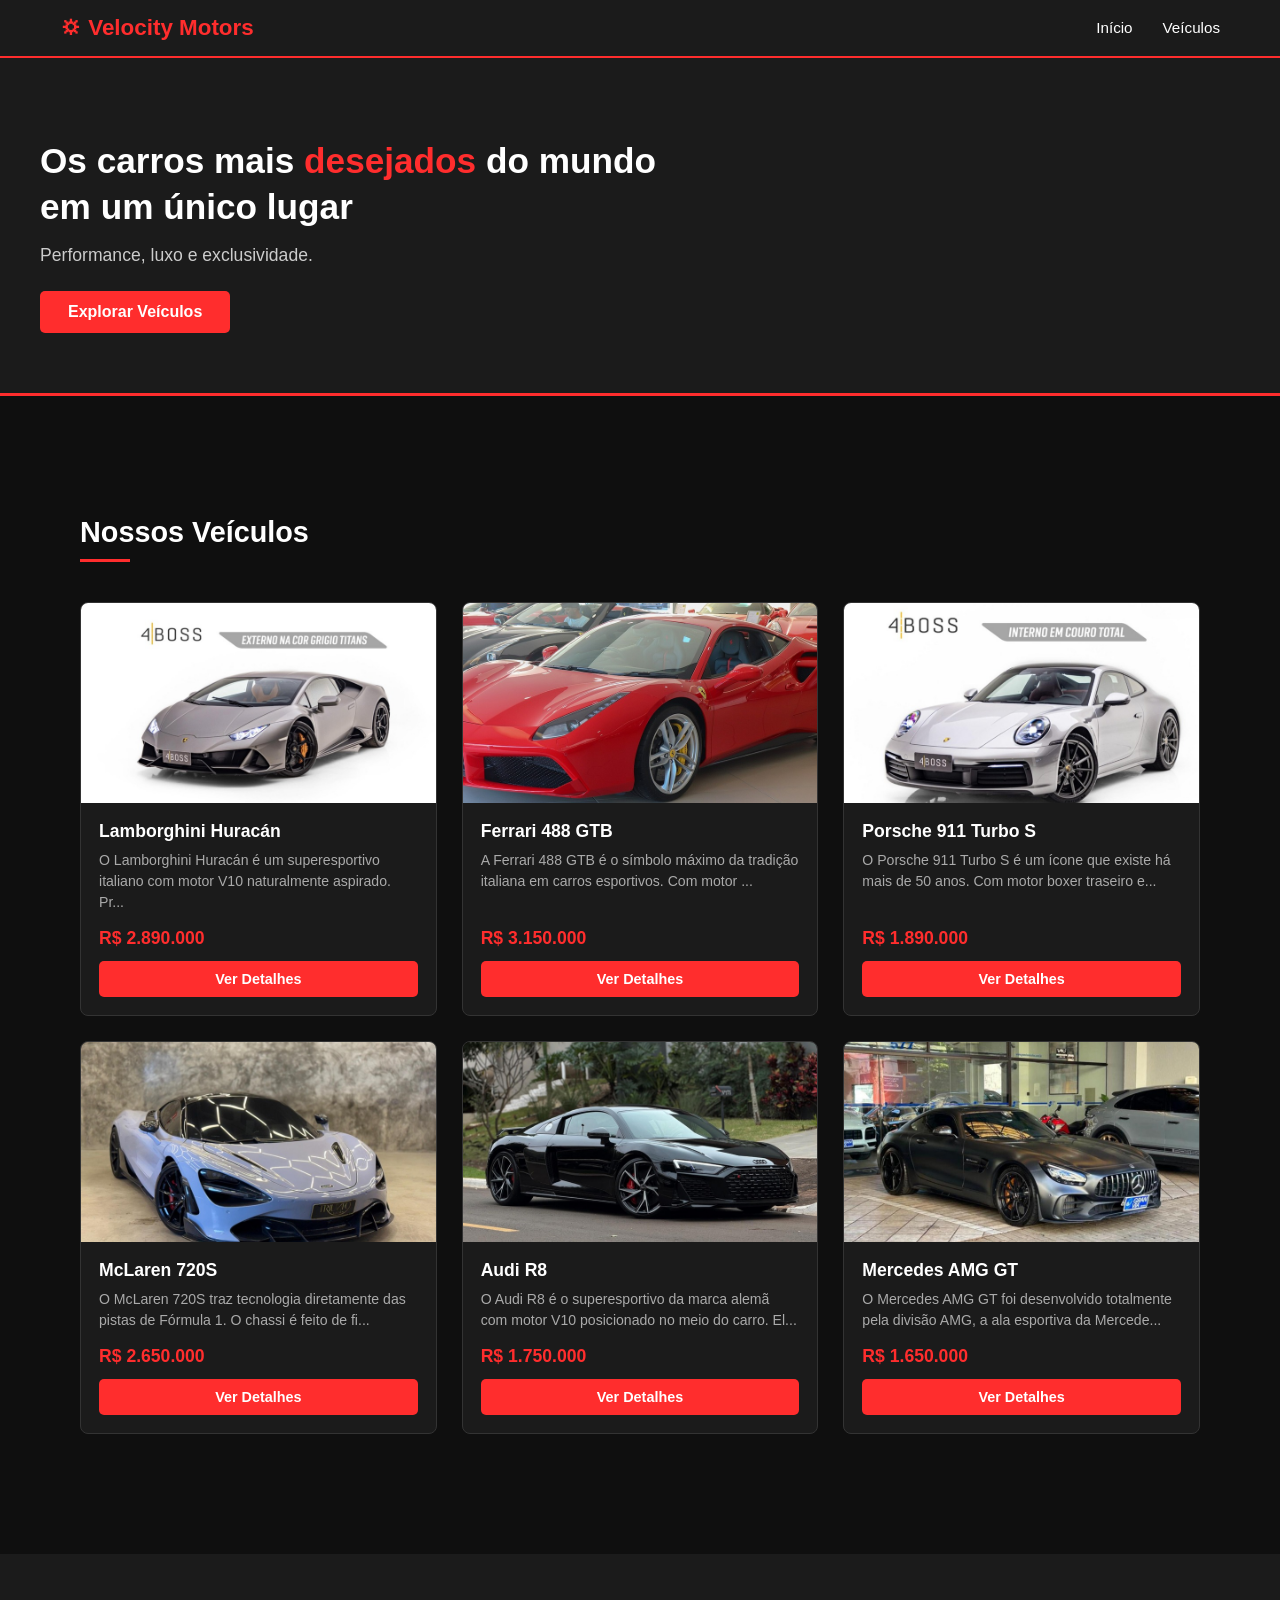
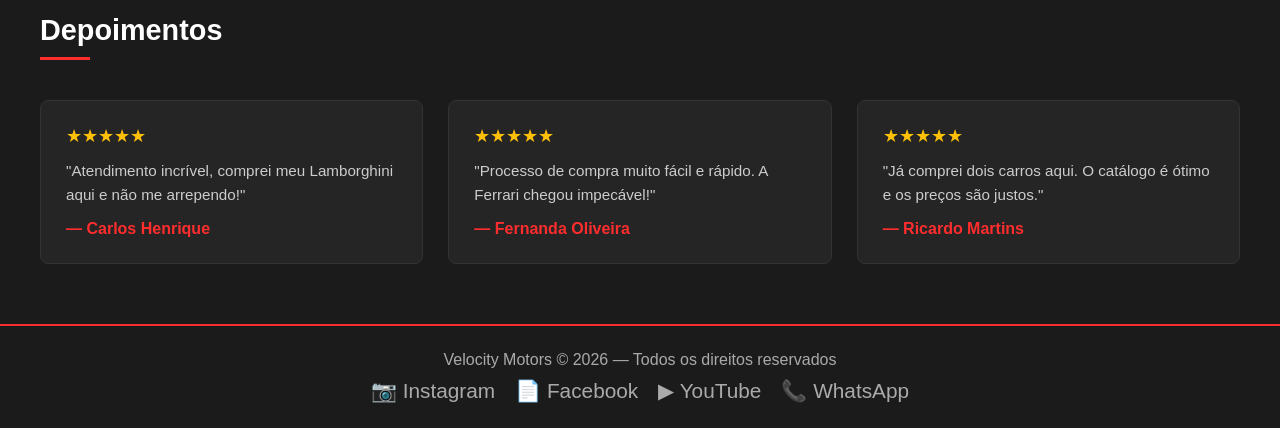
<file: index.html>
<!DOCTYPE html>
<html lang="pt-BR">
<head>
    <meta charset="UTF-8">
    <meta name="viewport" content="width=device-width, initial-scale=1.0">
    <title>Velocity Motors - Catálogo de Carros</title>

    <!-- SEM Bootstrap — apenas CSS próprio com Media Queries -->
    <link rel="stylesheet" href="css/style.css">
</head>
<body>

    <!-- NAVBAR -->
    <nav class="navbar">
        <div class="navbar-inner">

            <a href="index.html" class="navbar-logo">&#9965; Velocity Motors</a>

            <!-- Botão hambúrguer para mobile -->
            <button class="btn-menu" onclick="toggleMenu()">&#9776;</button>

            <!-- Links de navegação -->
            <ul class="navbar-links" id="navbar-links">
                <li><a href="#inicio">Início</a></li>
                <li><a href="#veiculos">Veículos</a></li>
            </ul>

        </div>
    </nav>
    <!-- FIM DA NAVBAR -->


    <!-- HERO -->
    <section class="hero" id="inicio">
        <div class="hero-inner">
            <h1>Os carros mais <span class="destaque">desejados</span> do mundo em um único lugar</h1>
            <p>Performance, luxo e exclusividade.</p>
            <a href="#veiculos" class="btn-vermelho">Explorar Veículos</a>
        </div>
    </section>
    <!-- FIM DO HERO -->


    <!-- VEÍCULOS -->
    <section id="veiculos">
        <div style="max-width: 1200px; margin: 0 auto; padding: 60px 20px;">
            <h2 class="titulo-secao">Nossos Veículos</h2>
            <div class="linha-vermelha"></div>

            <!-- Grid preenchido pelo JavaScript -->
            <!-- Desktop: 3 colunas | Tablet: 2 colunas | Mobile: 1 coluna -->
            <div class="grid-carros" id="grid-carros"></div>
        </div>
    </section>
    <!-- FIM DOS VEÍCULOS -->


    <!-- DEPOIMENTOS -->
    <section id="clientes" style="background-color: #1b1b1b; padding: 60px 20px;">
        <div style="max-width: 1200px; margin: 0 auto;">
            <h2 class="titulo-secao">Depoimentos</h2>
            <div class="linha-vermelha"></div>

            <div class="grid-depoimentos">

                <div class="card-depo">
                    <p class="estrelas">★★★★★</p>
                    <p class="depo-texto">"Atendimento incrível, comprei meu Lamborghini aqui e não me arrependo!"</p>
                    <p class="depo-nome">— Carlos Henrique</p>
                </div>

                <div class="card-depo">
                    <p class="estrelas">★★★★★</p>
                    <p class="depo-texto">"Processo de compra muito fácil e rápido. A Ferrari chegou impecável!"</p>
                    <p class="depo-nome">— Fernanda Oliveira</p>
                </div>

                <div class="card-depo">
                    <p class="estrelas">★★★★★</p>
                    <p class="depo-texto">"Já comprei dois carros aqui. O catálogo é ótimo e os preços são justos."</p>
                    <p class="depo-nome">— Ricardo Martins</p>
                </div>

            </div>
        </div>
    </section>
    <!-- FIM DOS DEPOIMENTOS -->


    <!-- RODAPÉ -->
    <footer>
        <p>Velocity Motors &copy; 2026 &mdash; Todos os direitos reservados</p>
        <div class="social-links">
            <a href="#">&#128247; Instagram</a>
            <a href="#">&#128196; Facebook</a>
            <a href="#">&#9654; YouTube</a>
            <a href="#">&#128222; WhatsApp</a>
        </div>
    </footer>
    <!-- FIM DO RODAPÉ -->


    <!-- Script do catálogo (sem Bootstrap JS) -->
    <script src="js/script.js"></script>

</body>
</html>
</file>
<file: css/style.css>
/* =============================================
   VELOCITY MOTORS — style.css
   Responsividade com Media Queries (sem Bootstrap)
   ============================================= */

/* Reset básico */
* {
    margin: 0;
    padding: 0;
    box-sizing: border-box;
}

body {
    background-color: #0f0f0f;
    color: #ffffff;
    font-family: Arial, sans-serif;
    font-size: 16px;
}

img {
    max-width: 100%;
    display: block;
}

a {
    text-decoration: none;
    color: inherit;
}

/* =============================================
   NAVBAR
   ============================================= */
.navbar {
    background-color: #1b1b1b;
    border-bottom: 2px solid #ff2d2d;
    position: sticky;
    top: 0;
    z-index: 100;
}

.navbar-inner {
    max-width: 1200px;
    margin: 0 auto;
    padding: 15px 20px;
    display: flex;
    justify-content: space-between;
    align-items: center;
}

.navbar-logo {
    color: #ff2d2d;
    font-size: 1.4rem;
    font-weight: bold;
}

.navbar-links {
    list-style: none;
    display: flex;
    gap: 30px;
}

.navbar-links a {
    color: #ffffff;
    font-size: 0.95rem;
}

.navbar-links a:hover {
    color: #ff2d2d;
}

/* Botão hambúrguer (aparece só no mobile) */
.btn-menu {
    display: none;
    background: none;
    border: 1px solid #ffffff;
    color: #ffffff;
    padding: 5px 10px;
    font-size: 1.2rem;
    cursor: pointer;
    border-radius: 4px;
}

/* Menu mobile aberto */
.navbar-links.aberto {
    display: flex;
}

/* =============================================
   HERO
   ============================================= */
.hero {
    background-color: #1b1b1b;
    border-bottom: 3px solid #ff2d2d;
    padding: 80px 20px 60px 20px;
}

.hero-inner {
    max-width: 1200px;
    margin: 0 auto;
}

.hero h1 {
    font-size: 2.2rem;
    font-weight: bold;
    line-height: 1.3;
    max-width: 650px;
}

.hero p {
    color: #cccccc;
    font-size: 1.1rem;
    margin-top: 15px;
}

.destaque {
    color: #ff2d2d;
}

.btn-vermelho {
    display: inline-block;
    background-color: #ff2d2d;
    color: #ffffff;
    padding: 12px 28px;
    border-radius: 5px;
    font-size: 1rem;
    font-weight: bold;
    margin-top: 25px;
    border: none;
    cursor: pointer;
}

.btn-vermelho:hover {
    background-color: #cc0000;
}

/* =============================================
   SEÇÃO DE VEÍCULOS
   ============================================= */
#veiculos {
    padding: 60px 20px;
    max-width: 1200px;
    margin: 0 auto;
}

.titulo-secao {
    font-size: 1.8rem;
    font-weight: bold;
    margin-bottom: 10px;
}

.linha-vermelha {
    width: 50px;
    height: 3px;
    background-color: #ff2d2d;
    margin-bottom: 40px;
}

/* Grid de cards — 3 colunas no desktop */
.grid-carros {
    display: grid;
    grid-template-columns: repeat(3, 1fr);
    gap: 25px;
}

/* Card individual */
.card {
    background-color: #1b1b1b;
    border: 1px solid #333333;
    border-radius: 8px;
    overflow: hidden;
    transition: transform 0.3s, border-color 0.3s;
    display: flex;
    flex-direction: column;
}

.card:hover {
    transform: translateY(-5px);
    border-color: #ff2d2d;
}

.card img {
    width: 100%;
    height: 200px;
    object-fit: cover;
}

.card-corpo {
    padding: 18px;
    flex: 1;
    display: flex;
    flex-direction: column;
}

.card-titulo {
    font-size: 1.1rem;
    font-weight: bold;
    margin-bottom: 8px;
}

.card-texto {
    color: #aaaaaa;
    font-size: 0.88rem;
    line-height: 1.5;
    flex: 1;
    margin-bottom: 15px;
}

.card-preco {
    color: #ff2d2d;
    font-weight: bold;
    font-size: 1.1rem;
    margin-bottom: 12px;
}

.card .btn-vermelho {
    width: 100%;
    text-align: center;
    margin-top: 0;
    padding: 10px;
    font-size: 0.9rem;
}

/* =============================================
   RODAPÉ
   ============================================= */
footer {
    background-color: #1b1b1b;
    border-top: 2px solid #ff2d2d;
    padding: 25px 20px;
    text-align: center;
    color: #aaaaaa;
}

footer p {
    margin-bottom: 10px;
}

.social-links {
    display: flex;
    justify-content: center;
    gap: 20px;
    font-size: 1.3rem;
}

.social-links a {
    color: #aaaaaa;
}

.social-links a:hover {
    color: #ff2d2d;
}

/* =============================================
   PÁGINA SELECIONADO.HTML
   ============================================= */
.pagina-detalhe {
    max-width: 1200px;
    margin: 0 auto;
    padding: 40px 20px 60px 20px;
}

.btn-voltar {
    display: inline-block;
    background-color: #ff2d2d;
    color: #ffffff;
    padding: 10px 22px;
    border-radius: 5px;
    font-weight: bold;
    margin-bottom: 30px;
}

.btn-voltar:hover {
    background-color: #cc0000;
}

/* Layout do detalhe: imagem + info lado a lado */
.detalhe-grid {
    display: grid;
    grid-template-columns: 1fr 1fr;
    gap: 40px;
    align-items: start;
}

.detalhe-img {
    width: 100%;
    border-radius: 8px;
    border: 2px solid #333333;
}

.detalhe-nome {
    font-size: 2rem;
    font-weight: bold;
    color: #ff2d2d;
    margin-bottom: 5px;
}

.detalhe-valor {
    font-size: 1.3rem;
    color: #cccccc;
    margin-bottom: 15px;
}

.detalhe-descricao {
    color: #aaaaaa;
    line-height: 1.7;
    margin-bottom: 25px;
    font-size: 0.95rem;
}

.detalhe-descricao hr {
    border-color: #333;
    margin: 15px 0;
}

.specs-titulo {
    font-size: 1.1rem;
    font-weight: bold;
    margin-bottom: 12px;
    color: #ffffff;
}

.spec-item {
    background-color: #252525;
    border: 1px solid #333;
    border-radius: 5px;
    padding: 10px 14px;
    margin-bottom: 8px;
    font-size: 0.9rem;
    color: #cccccc;
}

.spec-item span {
    color: #ff2d2d;
    font-weight: bold;
}

/* =============================================
   MEDIA QUERIES — RESPONSIVIDADE
   ============================================= */

/* TABLET: telas até 992px — 2 cards por linha */
@media (max-width: 992px) {

    .grid-carros {
        grid-template-columns: repeat(2, 1fr);
    }

    .hero h1 {
        font-size: 1.9rem;
    }

    .detalhe-grid {
        grid-template-columns: 1fr;
    }
}

/* MOBILE: telas até 576px — 1 card por linha */
@media (max-width: 576px) {

    /* Navbar mobile */
    .btn-menu {
        display: block;
    }

    .navbar-links {
        display: none;
        flex-direction: column;
        width: 100%;
        gap: 0;
        background-color: #1b1b1b;
        position: absolute;
        top: 60px;
        left: 0;
        right: 0;
        padding: 10px 0;
        border-top: 1px solid #333;
    }

    .navbar-links li a {
        display: block;
        padding: 12px 20px;
    }

    .navbar-inner {
        flex-wrap: wrap;
        position: relative;
    }

    /* Hero mobile */
    .hero {
        padding: 50px 20px 40px 20px;
    }

    .hero h1 {
        font-size: 1.5rem;
    }

    .hero p {
        font-size: 1rem;
    }

    /* Grid mobile */
    .grid-carros {
        grid-template-columns: 1fr;
    }

    /* Detalhe mobile */
    .detalhe-nome {
        font-size: 1.5rem;
    }

    .detalhe-valor {
        font-size: 1.1rem;
    }
}

/* =============================================
   DEPOIMENTOS
   ============================================= */
.grid-depoimentos {
    display: grid;
    grid-template-columns: repeat(3, 1fr);
    gap: 25px;
}

.card-depo {
    background-color: #252525;
    border: 1px solid #333;
    border-radius: 8px;
    padding: 25px;
}

.estrelas {
    color: #ffc107;
    font-size: 1.1rem;
    margin-bottom: 12px;
}

.depo-texto {
    color: #cccccc;
    line-height: 1.6;
    margin-bottom: 12px;
    font-size: 0.95rem;
}

.depo-nome {
    color: #ff2d2d;
    font-weight: bold;
}

/* Tablet: 2 colunas */
@media (max-width: 992px) {
    .grid-depoimentos {
        grid-template-columns: repeat(2, 1fr);
    }
}

/* Mobile: 1 coluna */
@media (max-width: 576px) {
    .grid-depoimentos {
        grid-template-columns: 1fr;
    }
}
</file>
